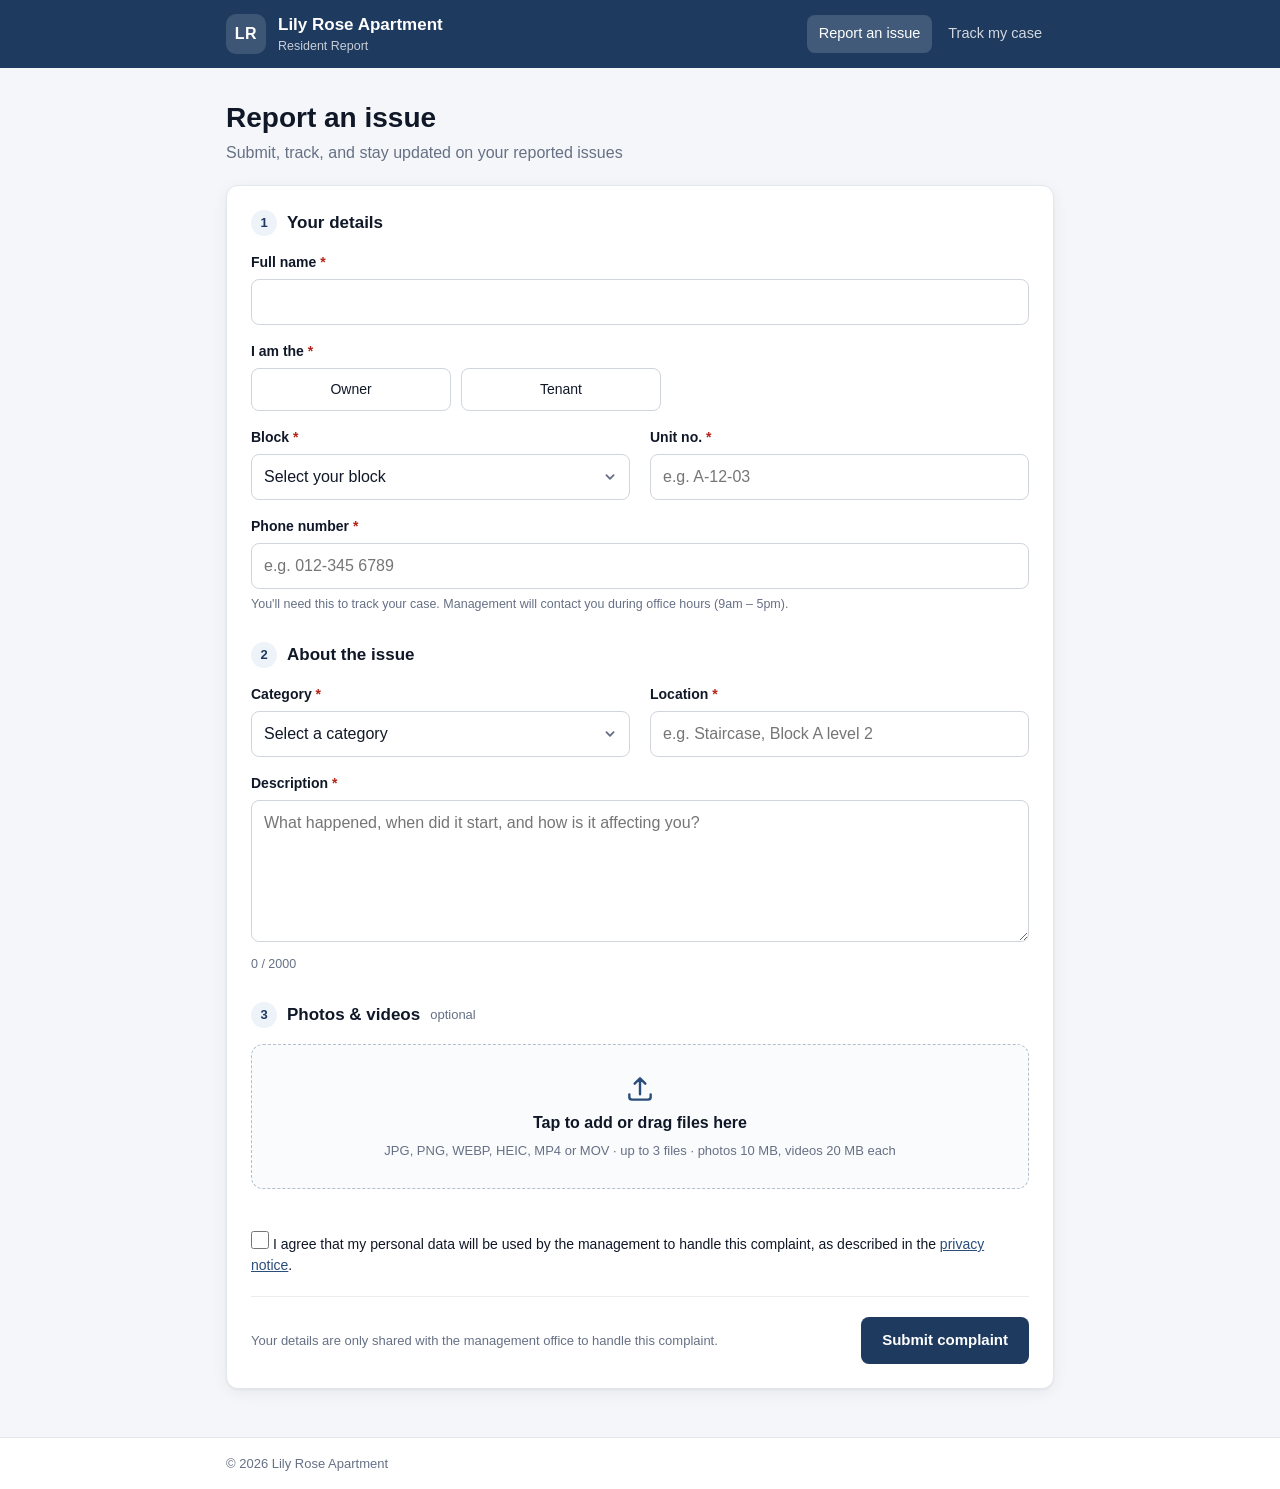
<file: index.html>
<!doctype html>
<html lang="en">
<head>
  <meta charset="utf-8">
  <meta name="viewport" content="width=device-width, initial-scale=1">
  <meta name="robots" content="noindex, nofollow">
  <title>Report an Issue · Lily Rose Apartment</title>
  <meta name="description" content="Report building and facility issues to the management office.">
  <link rel="icon" href="data:image/svg+xml,%3Csvg xmlns='http://www.w3.org/2000/svg' viewBox='0 0 32 32'%3E%3Crect width='32' height='32' rx='8' fill='%231e3a5f'/%3E%3Cpath d='M8 26V12l8-6 8 6v14h-6v-7h-4v7z' fill='white'/%3E%3C/svg%3E">
  <link rel="stylesheet" href="style.css">
</head>
<body>
  <div id="demo-banner" class="demo-banner" hidden>Preview mode: not connected yet, nothing will be saved.</div>

  <header class="site-header">
    <div class="wrap header-inner">
      <a class="brand" href="index.html">
        <span class="brand-mark" data-initials>LR</span>
        <span>
          <span class="brand-name" data-building>Lily Rose Apartment</span>
          <span class="brand-sub">Resident Report</span>
        </span>
      </a>
      <nav class="nav">
        <a href="index.html" class="active">Report an issue</a>
        <a href="track.html">Track my case</a>
      </nav>
    </div>
  </header>

  <main class="wrap main">
    <section id="form-view">
      <div class="page-head">
        <h1>Report an issue</h1>
        <p data-tagline>Report building issues and follow their progress</p>
      </div>

      <form id="complaint-form" class="card" novalidate>
        <fieldset>
          <legend><span class="step">1</span> Your details</legend>
          <div class="grid">
            <div class="field span-2">
              <label for="name">Full name <span class="req">*</span></label>
              <input id="name" name="name" autocomplete="name" maxlength="100" required>
              <p class="error"></p>
            </div>
            <div class="field span-2" id="applicant-field">
              <span class="label">I am the <span class="req">*</span></span>
              <div class="choice" role="radiogroup" aria-label="Applicant type">
                <label><input type="radio" name="applicantType" value="Owner"><span>Owner</span></label>
                <label><input type="radio" name="applicantType" value="Tenant"><span>Tenant</span></label>
              </div>
              <p class="error"></p>
            </div>
            <div class="field">
              <label for="block">Block <span class="req">*</span></label>
              <select id="block" name="block" required><option value="">Select your block</option></select>
              <p class="error"></p>
            </div>
            <div class="field">
              <label for="unit">Unit no. <span class="req">*</span></label>
              <input id="unit" name="unit" maxlength="20" placeholder="e.g. A-12-03" required>
              <p class="error"></p>
            </div>
            <div class="field span-2">
              <label for="phone">Phone number <span class="req">*</span></label>
              <input id="phone" name="phone" type="tel" inputmode="tel" autocomplete="tel" maxlength="20" placeholder="e.g. 012-345 6789" required>
              <p class="hint">You'll need this to track your case. Management will contact you during office hours (9am – 5pm).</p>
              <p class="error"></p>
            </div>
          </div>
        </fieldset>

        <fieldset>
          <legend><span class="step">2</span> About the issue</legend>
          <div class="grid">
            <div class="field">
              <label for="category">Category <span class="req">*</span></label>
              <select id="category" name="category" required><option value="">Select a category</option></select>
              <p class="error"></p>
            </div>
            <div class="field">
              <label for="location">Location <span class="req">*</span></label>
              <input id="location" name="location" maxlength="150" placeholder="e.g. Staircase, Block A level 2" required>
              <p class="error"></p>
            </div>
            <div class="field span-2">
              <label for="description">Description <span class="req">*</span></label>
              <textarea id="description" name="description" rows="5" maxlength="2000" placeholder="What happened, when did it start, and how is it affecting you?" required></textarea>
              <p class="hint"><span id="desc-count">0</span> / 2000</p>
              <p class="error"></p>
            </div>
          </div>
        </fieldset>

        <fieldset>
          <legend><span class="step">3</span> Photos &amp; videos <span class="optional">optional</span></legend>
          <label class="dropzone" id="dropzone" for="files">
            <svg viewBox="0 0 24 24" aria-hidden="true"><path d="M12 16V4m0 0-4 4m4-4 4 4M4 16v2a2 2 0 0 0 2 2h12a2 2 0 0 0 2-2v-2" fill="none" stroke="currentColor" stroke-width="1.8" stroke-linecap="round" stroke-linejoin="round"/></svg>
            <span class="dz-title">Tap to add or drag files here</span>
            <span class="dz-sub" id="file-rules"></span>
          </label>
          <input id="files" type="file" multiple class="visually-hidden"
            accept=".jpg,.jpeg,.png,.webp,.heic,.mp4,.mov,image/jpeg,image/png,image/webp,image/heic,video/mp4,video/quicktime">
          <ul id="file-list" class="file-list"></ul>
          <p class="error" id="file-error"></p>
        </fieldset>

        <!-- Honeypot: hidden from people, bots fill it in. -->
        <div class="hp" aria-hidden="true">
          <label for="website">Website</label>
          <input id="website" name="website" tabindex="-1" autocomplete="off">
        </div>

        <div class="field consent">
          <label class="check">
            <input type="checkbox" id="consent" name="consent">
            <span>I agree that my personal data will be used by the management to handle this complaint, as described in the <a href="privacy.html" target="_blank" rel="noopener">privacy notice</a>.</span>
          </label>
          <p class="error"></p>
        </div>

        <div class="form-foot">
          <p class="privacy">Your details are only shared with the management office to handle this complaint.</p>
          <button type="submit" class="btn btn-primary" id="submit-btn">Submit complaint</button>
        </div>
        <div class="alert alert-error" id="form-error" hidden></div>
      </form>
    </section>

    <section id="progress-view" class="card center" hidden>
      <div class="spinner"></div>
      <h2 id="progress-title">Submitting your complaint…</h2>
      <p id="progress-sub" class="muted">Please keep this page open.</p>
      <div class="bar"><div id="progress-bar"></div></div>
    </section>

    <section id="success-view" class="card center" hidden>
      <div class="success-icon">
        <svg viewBox="0 0 24 24" aria-hidden="true"><path d="m5 12.5 4.5 4.5L19 7.5" fill="none" stroke="currentColor" stroke-width="2.4" stroke-linecap="round" stroke-linejoin="round"/></svg>
      </div>
      <h2>Complaint submitted</h2>
      <p class="muted">Your case ID is</p>
      <div class="case-id">
        <strong id="case-id"></strong>
        <button type="button" class="btn btn-ghost btn-sm" id="copy-btn">Copy</button>
      </div>
      <p class="muted">Save this ID. You can track progress with it and your phone number.</p>
      <div class="alert alert-warn" id="upload-warn" hidden></div>
      <div class="actions">
        <a class="btn btn-primary" id="track-link" href="track.html">Track this case</a>
        <a class="btn btn-ghost" href="index.html">Report another issue</a>
      </div>
    </section>
  </main>

  <footer class="site-footer">
    <div class="wrap">
      <p>© <span id="year"></span> <span data-building>Lily Rose Apartment</span></p>
      <p data-contact hidden></p>
    </div>
  </footer>

  <script src="config.js"></script>
  <script src="common.js"></script>
  <script src="form.js"></script>
</body>
</html>
</file>
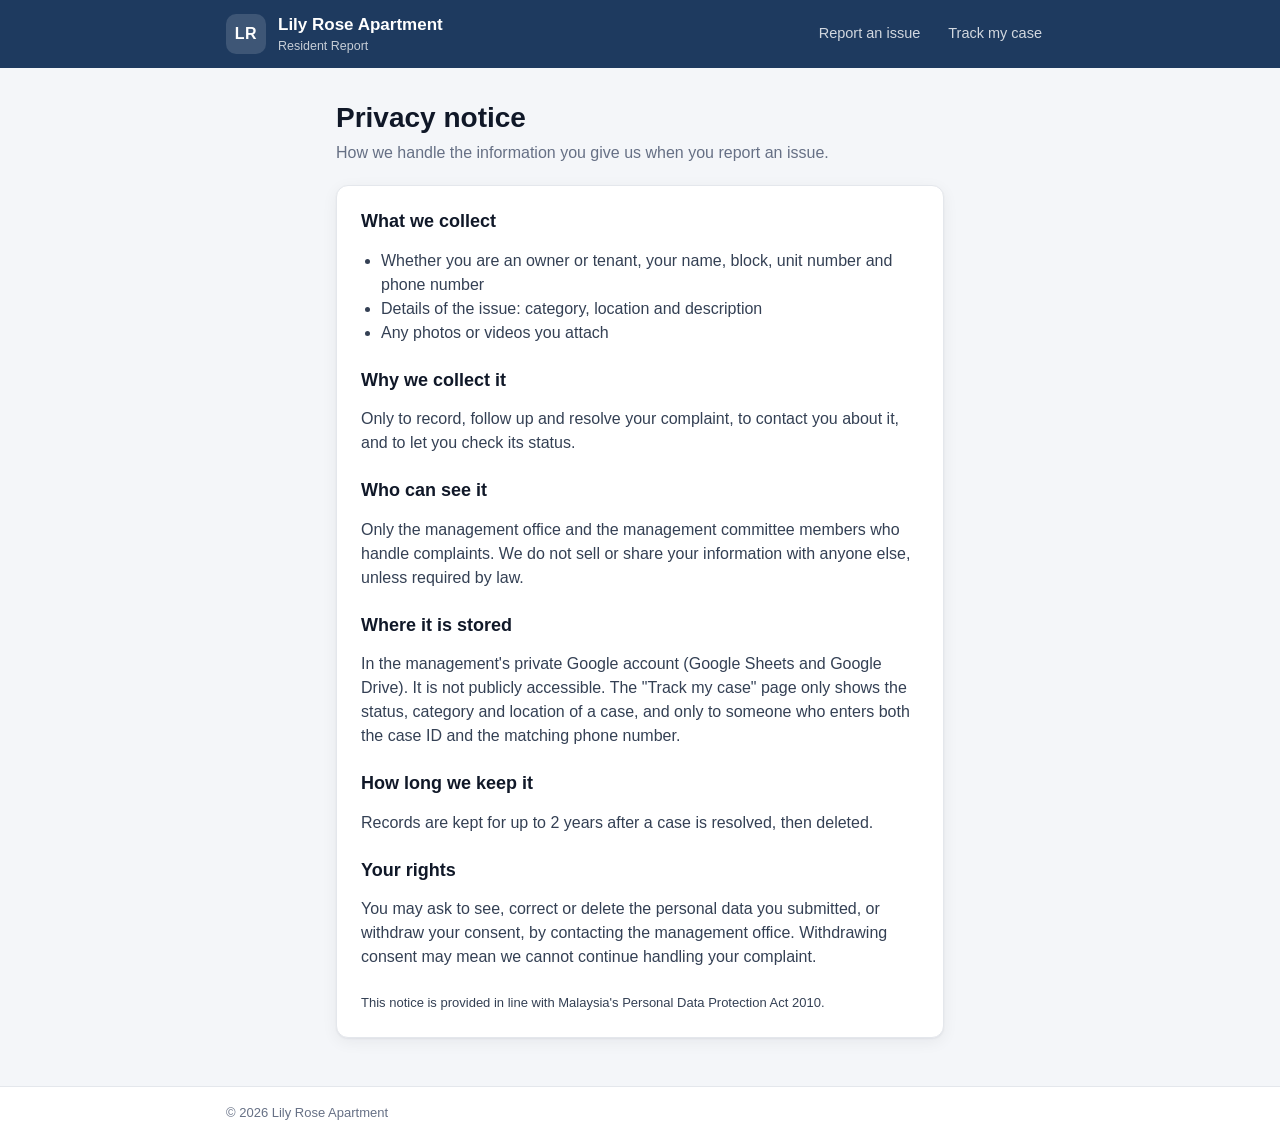
<file: privacy.html>
<!doctype html>
<html lang="en">
<head>
  <meta charset="utf-8">
  <meta name="viewport" content="width=device-width, initial-scale=1">
  <meta name="robots" content="noindex, nofollow">
  <title>Privacy Notice · Lily Rose Apartment</title>
  <link rel="icon" href="data:image/svg+xml,%3Csvg xmlns='http://www.w3.org/2000/svg' viewBox='0 0 32 32'%3E%3Crect width='32' height='32' rx='8' fill='%231e3a5f'/%3E%3Cpath d='M8 26V12l8-6 8 6v14h-6v-7h-4v7z' fill='white'/%3E%3C/svg%3E">
  <link rel="stylesheet" href="style.css">
</head>
<body>
  <div id="demo-banner" class="demo-banner" hidden>Preview mode: not connected yet.</div>

  <header class="site-header">
    <div class="wrap header-inner">
      <a class="brand" href="index.html">
        <span class="brand-mark" data-initials>LR</span>
        <span>
          <span class="brand-name" data-building>Lily Rose Apartment</span>
          <span class="brand-sub">Resident Report</span>
        </span>
      </a>
      <nav class="nav">
        <a href="index.html">Report an issue</a>
        <a href="track.html">Track my case</a>
      </nav>
    </div>
  </header>

  <main class="wrap main narrow">
    <div class="page-head">
      <h1>Privacy notice</h1>
      <p>How we handle the information you give us when you report an issue.</p>
    </div>

    <article class="card prose">
      <h2>What we collect</h2>
      <ul>
        <li>Whether you are an owner or tenant, your name, block, unit number and phone number</li>
        <li>Details of the issue: category, location and description</li>
        <li>Any photos or videos you attach</li>
      </ul>

      <h2>Why we collect it</h2>
      <p>Only to record, follow up and resolve your complaint, to contact you about it, and to let you check its status.</p>

      <h2>Who can see it</h2>
      <p>Only the management office and the management committee members who handle complaints. We do not sell or share your information with anyone else, unless required by law.</p>

      <h2>Where it is stored</h2>
      <p>In the management's private Google account (Google Sheets and Google Drive). It is not publicly accessible. The "Track my case" page only shows the status, category and location of a case, and only to someone who enters both the case ID and the matching phone number.</p>

      <h2>How long we keep it</h2>
      <p>Records are kept for up to 2 years after a case is resolved, then deleted.</p>

      <h2>Your rights</h2>
      <p>You may ask to see, correct or delete the personal data you submitted, or withdraw your consent, by contacting the management office. Withdrawing consent may mean we cannot continue handling your complaint.</p>

      <p class="muted small" style="margin-top:24px">This notice is provided in line with Malaysia's Personal Data Protection Act 2010.</p>
    </article>
  </main>

  <footer class="site-footer">
    <div class="wrap">
      <p>© <span id="year"></span> <span data-building>Lily Rose Apartment</span></p>
      <p data-contact hidden></p>
    </div>
  </footer>

  <script src="config.js"></script>
  <script src="common.js"></script>
</body>
</html>
</file>
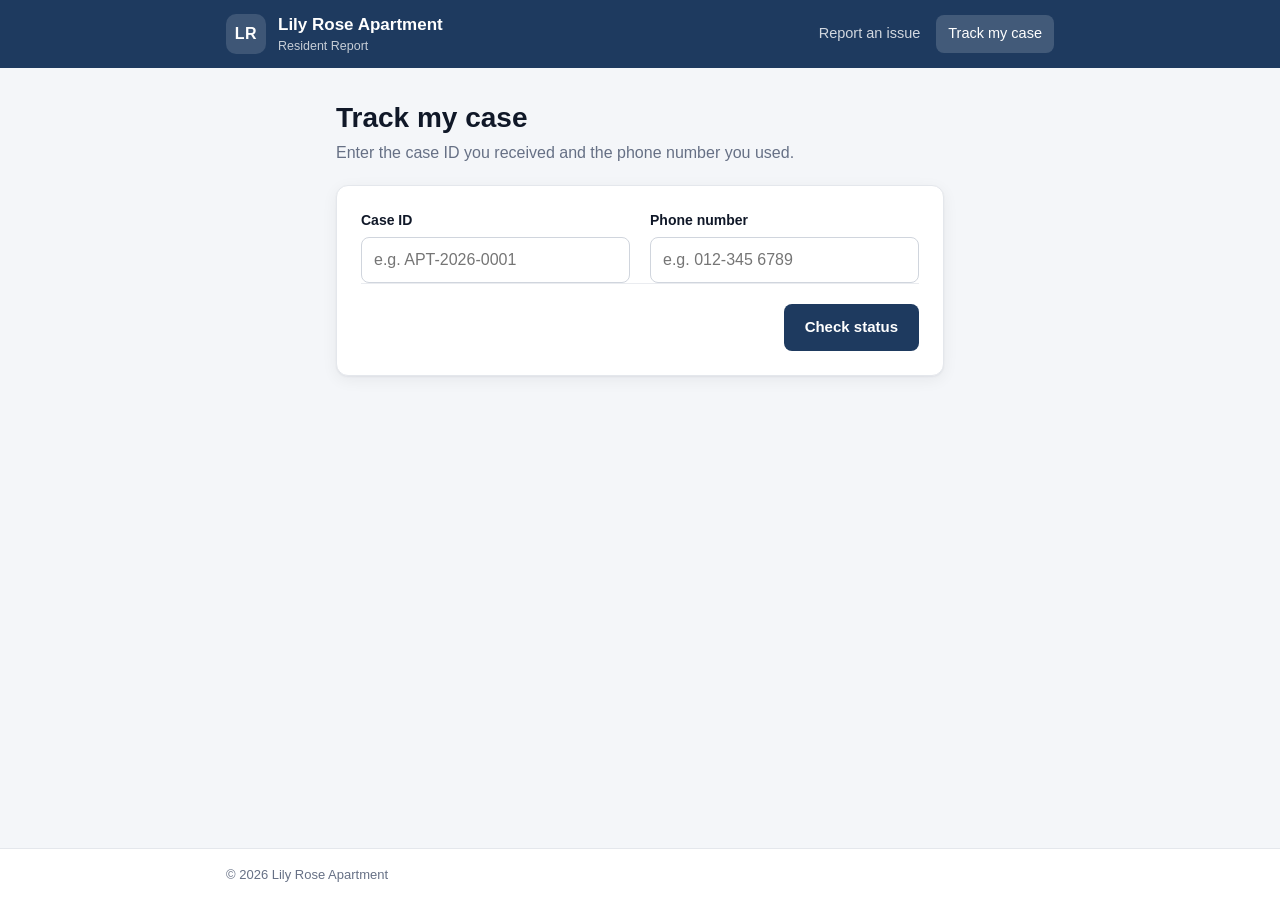
<file: track.html>
<!doctype html>
<html lang="en">
<head>
  <meta charset="utf-8">
  <meta name="viewport" content="width=device-width, initial-scale=1">
  <meta name="robots" content="noindex, nofollow">
  <title>Track My Case · Lily Rose Apartment</title>
  <meta name="description" content="Check the status of a complaint you reported.">
  <link rel="icon" href="data:image/svg+xml,%3Csvg xmlns='http://www.w3.org/2000/svg' viewBox='0 0 32 32'%3E%3Crect width='32' height='32' rx='8' fill='%231e3a5f'/%3E%3Cpath d='M8 26V12l8-6 8 6v14h-6v-7h-4v7z' fill='white'/%3E%3C/svg%3E">
  <link rel="stylesheet" href="style.css">
</head>
<body>
  <div id="demo-banner" class="demo-banner" hidden>Preview mode: not connected yet, showing sample data.</div>

  <header class="site-header">
    <div class="wrap header-inner">
      <a class="brand" href="index.html">
        <span class="brand-mark" data-initials>LR</span>
        <span>
          <span class="brand-name" data-building>Lily Rose Apartment</span>
          <span class="brand-sub">Resident Report</span>
        </span>
      </a>
      <nav class="nav">
        <a href="index.html">Report an issue</a>
        <a href="track.html" class="active">Track my case</a>
      </nav>
    </div>
  </header>

  <main class="wrap main narrow">
    <div class="page-head">
      <h1>Track my case</h1>
      <p>Enter the case ID you received and the phone number you used.</p>
    </div>

    <form id="track-form" class="card" novalidate>
      <div class="grid">
        <div class="field">
          <label for="caseId">Case ID</label>
          <input id="caseId" name="caseId" placeholder="e.g. APT-2026-0001" autocapitalize="characters" spellcheck="false" required>
        </div>
        <div class="field">
          <label for="phone">Phone number</label>
          <input id="phone" name="phone" type="tel" inputmode="tel" autocomplete="tel" placeholder="e.g. 012-345 6789" required>
        </div>
      </div>
      <div class="alert alert-error" id="track-error" hidden></div>
      <div class="form-foot">
        <span></span>
        <button type="submit" class="btn btn-primary" id="track-btn">Check status</button>
      </div>
    </form>

    <section id="result" class="card" hidden>
      <div class="result-head">
        <div>
          <p class="muted small">Case ID</p>
          <h2 id="r-id"></h2>
        </div>
        <span class="badge" id="r-status"></span>
      </div>

      <ol class="timeline" id="r-timeline"></ol>

      <dl class="details">
        <div><dt>Category</dt><dd id="r-category"></dd></div>
        <div><dt>Location</dt><dd id="r-location"></dd></div>
        <div id="r-duration-row" hidden><dt>Time to resolve</dt><dd id="r-duration"></dd></div>
      </dl>
    </section>
  </main>

  <footer class="site-footer">
    <div class="wrap">
      <p>© <span id="year"></span> <span data-building>Lily Rose Apartment</span></p>
      <p data-contact hidden></p>
    </div>
  </footer>

  <script src="config.js"></script>
  <script src="common.js"></script>
  <script src="track.js"></script>
</body>
</html>
</file>
<file: style.css>
:root {
  --brand: #1e3a5f;
  --brand-600: #2a4d7a;
  --brand-50: #eef3f9;
  --accent: #0e9384;
  --text: #101828;
  --muted: #667085;
  --border: #d0d5dd;
  --bg: #f4f6f9;
  --card: #ffffff;
  --danger: #b42318;
  --danger-bg: #fef3f2;
  --warn: #93370d;
  --warn-bg: #fffaeb;
  --ok: #067647;
  --radius: 12px;
  --shadow: 0 1px 2px rgba(16, 24, 40, .05), 0 4px 16px rgba(16, 24, 40, .06);
}

* { box-sizing: border-box; }
html { -webkit-text-size-adjust: 100%; }
body {
  margin: 0;
  font: 16px/1.5 -apple-system, BlinkMacSystemFont, "Segoe UI", Roboto, "Helvetica Neue", Arial, sans-serif;
  color: var(--text);
  background: var(--bg);
  min-height: 100vh;
  display: flex;
  flex-direction: column;
}
[hidden] { display: none !important; }
a { color: var(--brand-600); }
h1, h2 { line-height: 1.25; margin: 0; }
.wrap { width: 100%; max-width: 860px; margin: 0 auto; padding: 0 16px; }
.narrow { max-width: 640px; }
.muted { color: var(--muted); }
.small { font-size: 13px; margin: 0; }
.visually-hidden { position: absolute; width: 1px; height: 1px; overflow: hidden; clip: rect(0 0 0 0); white-space: nowrap; }

.demo-banner {
  background: #fff4e5; color: #8a4b08; text-align: center; font-size: 14px; padding: 8px 16px;
  border-bottom: 1px solid #f6d7a7;
}

/* Header */
.site-header { background: var(--brand); color: #fff; }
.header-inner { display: flex; align-items: center; justify-content: space-between; gap: 16px; min-height: 68px; flex-wrap: wrap; padding-top: 10px; padding-bottom: 10px; }
.brand { display: flex; align-items: center; gap: 12px; color: #fff; text-decoration: none; }
.brand-mark {
  width: 40px; height: 40px; border-radius: 10px; background: rgba(255, 255, 255, .14);
  display: grid; place-items: center; font-weight: 700; letter-spacing: .5px; flex: none;
}
.brand-name { display: block; font-weight: 700; font-size: 17px; }
.brand-sub { display: block; font-size: 12.5px; opacity: .75; }
.nav { display: flex; gap: 4px; }
.nav a { color: rgba(255, 255, 255, .8); text-decoration: none; padding: 8px 12px; border-radius: 8px; font-size: 14.5px; font-weight: 500; }
.nav a:hover { background: rgba(255, 255, 255, .1); color: #fff; }
.nav a.active { background: rgba(255, 255, 255, .16); color: #fff; }

/* Layout */
.main { flex: 1; padding-top: 32px; padding-bottom: 48px; }
.page-head { margin-bottom: 20px; }
.page-head h1 { font-size: 28px; }
.page-head p { color: var(--muted); margin: 6px 0 0; }
.card { background: var(--card); border: 1px solid #e4e7ec; border-radius: var(--radius); box-shadow: var(--shadow); padding: 24px; }
.card + .card { margin-top: 20px; }
.center { text-align: center; padding: 48px 24px; }

/* Form */
fieldset { border: 0; padding: 0; margin: 0 0 28px; min-width: 0; }
legend { font-weight: 650; font-size: 17px; margin-bottom: 16px; display: flex; align-items: center; gap: 10px; padding: 0; }
.step {
  width: 26px; height: 26px; border-radius: 50%; background: var(--brand-50); color: var(--brand);
  display: inline-grid; place-items: center; font-size: 13px; font-weight: 700;
}
.optional { font-weight: 400; color: var(--muted); font-size: 13px; }
.grid { display: grid; grid-template-columns: 1fr 1fr; gap: 16px 20px; }
.span-2 { grid-column: span 2; }
.field label { display: block; font-size: 14px; font-weight: 600; margin-bottom: 6px; }
.req { color: var(--danger); }
.field .label { display: block; font-size: 14px; font-weight: 600; margin-bottom: 6px; }
.choice { display: flex; gap: 10px; }
.choice label { flex: 1; max-width: 200px; margin: 0; cursor: pointer; }
.choice input { position: absolute; opacity: 0; width: 1px; height: 1px; }
.choice span {
  display: block; text-align: center; font-weight: 500; padding: 10px 12px; border: 1px solid var(--border);
  border-radius: 8px; background: #fff; transition: background .15s, border-color .15s, color .15s;
}
.choice input:checked + span { background: var(--brand-50); border-color: var(--brand-600); color: var(--brand); font-weight: 650; }
.choice input:focus-visible + span { box-shadow: 0 0 0 3px rgba(42, 77, 122, .15); }
.field.invalid .choice span { border-color: var(--danger); }
input, select, textarea {
  width: 100%; font: inherit; font-size: 16px; color: var(--text); background: #fff;
  border: 1px solid var(--border); border-radius: 8px; padding: 10px 12px; transition: border-color .15s, box-shadow .15s;
}
textarea { resize: vertical; min-height: 120px; }
select { appearance: none; background-image: url("data:image/svg+xml,%3Csvg xmlns='http://www.w3.org/2000/svg' viewBox='0 0 20 20' fill='%23667085'%3E%3Cpath d='M5.3 7.3a1 1 0 0 1 1.4 0L10 10.6l3.3-3.3a1 1 0 1 1 1.4 1.4l-4 4a1 1 0 0 1-1.4 0l-4-4a1 1 0 0 1 0-1.4z'/%3E%3C/svg%3E"); background-repeat: no-repeat; background-position: right 10px center; background-size: 18px; padding-right: 36px; }
input:focus, select:focus, textarea:focus { outline: none; border-color: var(--brand-600); box-shadow: 0 0 0 3px rgba(42, 77, 122, .15); }
.hint { font-size: 12.5px; color: var(--muted); margin: 6px 0 0; }
.error { font-size: 13px; color: var(--danger); margin: 6px 0 0; }
.error:empty { display: none; }
.field.invalid input, .field.invalid select, .field.invalid textarea { border-color: var(--danger); }
.consent { margin-bottom: 20px; }
.check { display: flex; gap: 10px; align-items: flex-start; font-size: 14px; font-weight: 400 !important; cursor: pointer; }
.check input { width: 18px; height: 18px; margin: 2px 0 0; flex: none; accent-color: var(--brand); }
.field.invalid .check { color: var(--danger); }
.prose h2 { font-size: 18px; margin: 24px 0 8px; }
.prose h2:first-child { margin-top: 0; }
.prose p, .prose li { color: #344054; }
.prose ul { padding-left: 20px; }
.hp { position: absolute; left: -10000px; width: 1px; height: 1px; overflow: hidden; }

/* Dropzone */
.dropzone {
  display: flex; flex-direction: column; align-items: center; gap: 6px; text-align: center; cursor: pointer;
  border: 1.5px dashed #b4bfcd; border-radius: var(--radius); padding: 28px 16px; background: #fafbfc;
  transition: background .15s, border-color .15s;
}
.dropzone:hover, .dropzone.drag { background: var(--brand-50); border-color: var(--brand-600); }
.dropzone.full { opacity: .5; pointer-events: none; }
.dropzone svg { width: 32px; height: 32px; color: var(--brand-600); }
.dz-title { font-weight: 600; }
.dz-sub { font-size: 13px; color: var(--muted); }
.file-list { list-style: none; padding: 0; margin: 12px 0 0; display: grid; gap: 8px; }
.file-list li { display: flex; align-items: center; gap: 12px; border: 1px solid #e4e7ec; border-radius: 10px; padding: 8px 10px; }
.thumb {
  width: 48px; height: 48px; border-radius: 8px; background: var(--brand-50); color: var(--brand); flex: none;
  display: grid; place-items: center; font-size: 10px; font-weight: 700; letter-spacing: .5px; overflow: hidden;
}
.thumb img { width: 100%; height: 100%; object-fit: cover; }
.meta { flex: 1; min-width: 0; display: flex; flex-direction: column; }
.fname { font-size: 14px; font-weight: 500; overflow: hidden; text-overflow: ellipsis; white-space: nowrap; }
.fsize { font-size: 12.5px; color: var(--muted); }
.remove { border: 0; background: none; font-size: 22px; line-height: 1; color: var(--muted); cursor: pointer; padding: 6px 10px; border-radius: 6px; }
.remove:hover { background: var(--danger-bg); color: var(--danger); }

.form-foot { display: flex; align-items: center; justify-content: space-between; gap: 16px; border-top: 1px solid #eaecf0; padding-top: 20px; flex-wrap: wrap; }
.privacy { font-size: 13px; color: var(--muted); margin: 0; flex: 1 1 260px; }

/* Buttons */
.btn {
  display: inline-flex; align-items: center; justify-content: center; gap: 8px; font: inherit; font-weight: 600; font-size: 15px;
  border-radius: 8px; padding: 11px 20px; border: 1px solid transparent; cursor: pointer; text-decoration: none; transition: background .15s;
}
.btn-primary { background: var(--brand); color: #fff; }
.btn-primary:hover { background: var(--brand-600); }
.btn-primary:disabled { opacity: .6; cursor: wait; }
.btn-ghost { background: #fff; color: var(--text); border-color: var(--border); }
.btn-ghost:hover { background: #f9fafb; }
.btn-sm { padding: 6px 12px; font-size: 13px; }

/* Alerts */
.alert { border-radius: 8px; padding: 12px 14px; font-size: 14px; margin-top: 16px; text-align: left; }
.alert-error { background: var(--danger-bg); color: var(--danger); border: 1px solid #fecdca; }
.alert-warn { background: var(--warn-bg); color: var(--warn); border: 1px solid #fedf89; }

/* Progress + success */
.spinner { width: 44px; height: 44px; border-radius: 50%; border: 4px solid var(--brand-50); border-top-color: var(--brand); margin: 0 auto 20px; animation: spin .8s linear infinite; }
@keyframes spin { to { transform: rotate(360deg); } }
.bar { height: 6px; background: var(--brand-50); border-radius: 99px; overflow: hidden; max-width: 320px; margin: 20px auto 0; }
.bar div { height: 100%; width: 0; background: var(--brand); transition: width .4s; }
.success-icon { width: 64px; height: 64px; border-radius: 50%; background: #d1fadf; color: var(--ok); display: grid; place-items: center; margin: 0 auto 16px; }
.success-icon svg { width: 34px; height: 34px; }
.center h2 { font-size: 24px; margin-bottom: 8px; }
.case-id { display: inline-flex; align-items: center; gap: 12px; background: var(--brand-50); border-radius: 10px; padding: 10px 12px 10px 18px; margin: 4px 0 12px; }
.case-id strong { font-size: 24px; letter-spacing: .5px; color: var(--brand); font-variant-numeric: tabular-nums; }
.actions { display: flex; gap: 12px; justify-content: center; flex-wrap: wrap; margin-top: 24px; }

/* Track result */
.result-head { display: flex; justify-content: space-between; align-items: flex-start; gap: 12px; margin-bottom: 24px; }
.result-head h2 { font-size: 22px; }
.badge { font-size: 13px; font-weight: 700; padding: 5px 12px; border-radius: 99px; white-space: nowrap; }
.badge-new { background: #fde2e1; color: #b42318; }
.badge-in-progress { background: #fef0c7; color: #b54708; }
.badge-resolved { background: #d1fadf; color: var(--ok); }
.timeline { list-style: none; margin: 0 0 24px; padding: 0; }
.timeline li { position: relative; padding: 0 0 20px 32px; display: flex; flex-direction: column; }
.timeline li::before { content: ""; position: absolute; left: 6px; top: 4px; width: 14px; height: 14px; border-radius: 50%; border: 2px solid var(--border); background: #fff; }
.timeline li::after { content: ""; position: absolute; left: 13px; top: 22px; bottom: 2px; width: 2px; background: #eaecf0; }
.timeline li:last-child { padding-bottom: 0; }
.timeline li:last-child::after { display: none; }
.timeline li.done::before { border-color: var(--accent); background: var(--accent); }
.timeline li.done::after { background: var(--accent); }
.timeline strong { font-size: 15px; }
.timeline span { font-size: 13.5px; color: var(--muted); }
.details { margin: 0; border-top: 1px solid #eaecf0; padding-top: 16px; display: grid; gap: 12px; }
.details div { display: grid; grid-template-columns: 140px 1fr; gap: 12px; }
.details dt { color: var(--muted); font-size: 14px; }
.details dd { margin: 0; font-weight: 500; }

/* Footer */
.site-footer { border-top: 1px solid #e4e7ec; background: #fff; font-size: 13px; color: var(--muted); }
.site-footer .wrap { display: flex; justify-content: space-between; gap: 12px; flex-wrap: wrap; padding-top: 16px; padding-bottom: 16px; }
.site-footer p { margin: 0; }

@media (max-width: 640px) {
  .main { padding-top: 20px; }
  .page-head h1 { font-size: 24px; }
  .card { padding: 18px; }
  .grid { grid-template-columns: 1fr; }
  .span-2 { grid-column: auto; }
  .nav { width: 100%; }
  .nav a { flex: 1; text-align: center; }
  .form-foot .btn { width: 100%; }
  .details div { grid-template-columns: 1fr; gap: 2px; }
  .case-id strong { font-size: 20px; }
}
</file>
